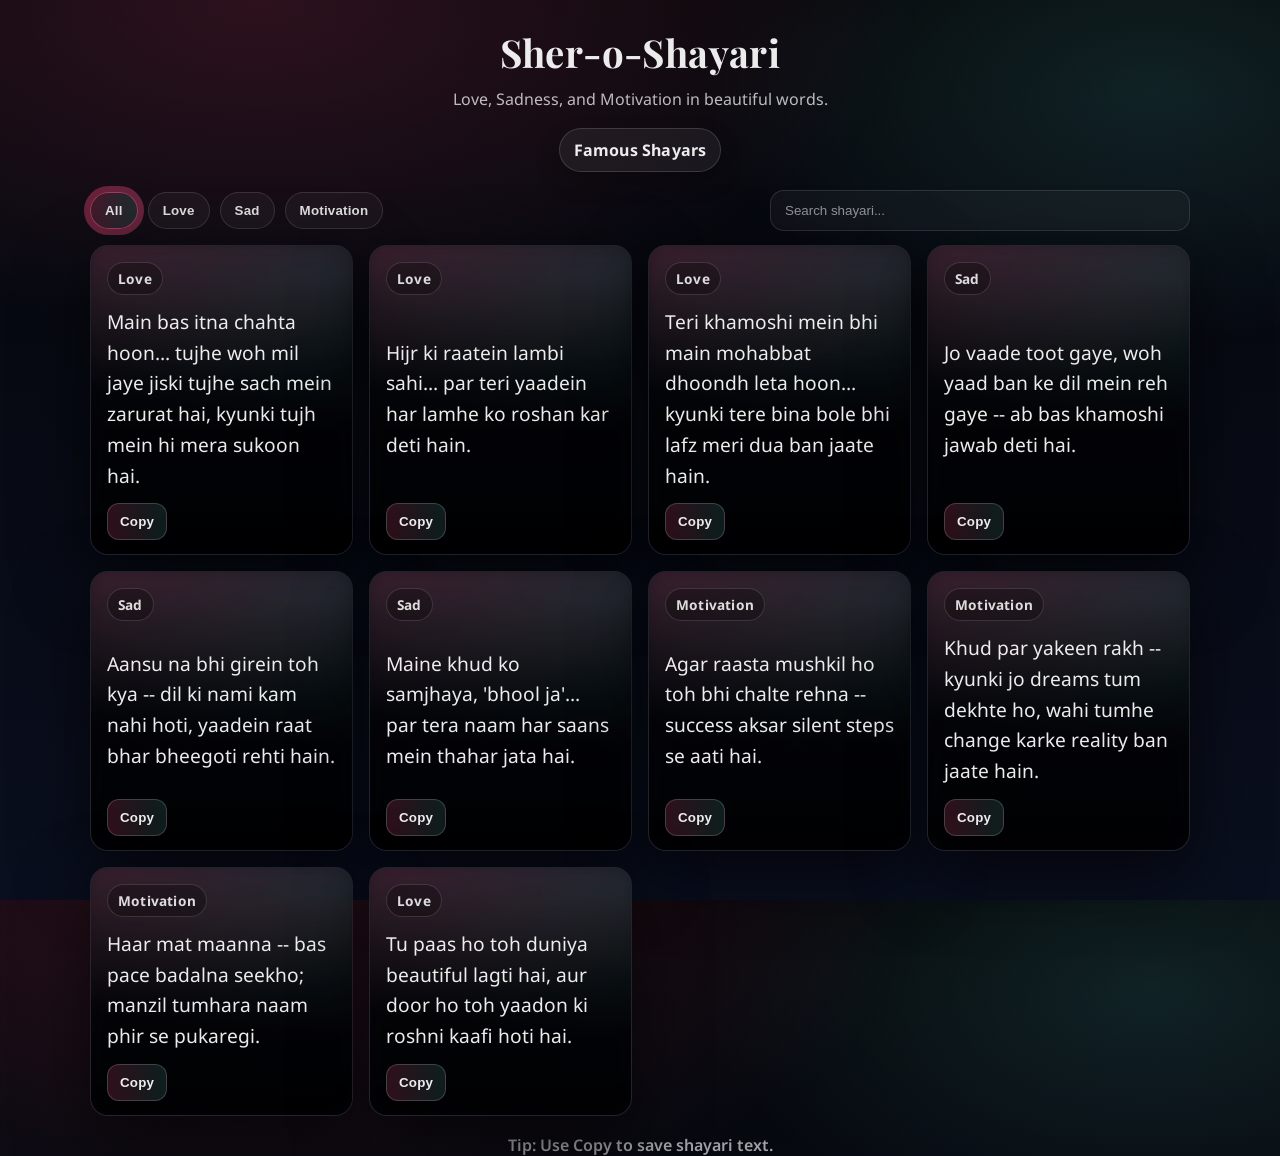
<file: index.html>
<!doctype html>
<html lang="en">
  <head>
    <meta charset="UTF-8" />
    <meta name="viewport" content="width=device-width, initial-scale=1.0" />
    <title>Sher-o-Shayari</title>

    <!-- Google Fonts -->
    <link rel="preconnect" href="https://fonts.googleapis.com" />
    <link rel="preconnect" href="https://fonts.gstatic.com" crossorigin />
    <link
      href="https://fonts.googleapis.com/css2?family=Noto+Nastaliq+Urdu:wght@400;600&family=Noto+Sans:wght@300;400;600&family=Playfair+Display:wght@600;700&display=swap"
      rel="stylesheet"
    />

    <link rel="stylesheet" href="./style.css" />
  </head>
  <body>
    <div class="app">
      <header class="top">
        <h1 class="title">Sher-o-Shayari</h1>
        <p class="subtitle">Love, Sadness, and Motivation in beautiful words.</p>
      </header>

      <nav class="top-nav" aria-label="Primary navigation">
        <a class="nav-link" href="./famous.html">Famous Shayars</a>
      </nav>

      <section class="controls" aria-label="Shayari controls">
        <div class="filters" role="group" aria-label="Category filter">
          <button class="filter-btn is-active" type="button" data-category="All">
            All
          </button>
          <button class="filter-btn" type="button" data-category="Love">Love</button>
          <button class="filter-btn" type="button" data-category="Sad">Sad</button>
          <button class="filter-btn" type="button" data-category="Motivation">
            Motivation
          </button>
        </div>

        <div class="search-wrap">
          <label class="search-label" for="searchInput">Search</label>
          <input
            id="searchInput"
            class="search"
            type="search"
            placeholder="Search shayari..."
            autocomplete="off"
          />
        </div>
      </section>

      <p id="emptyState" class="empty-state" hidden>No shayari found. Try another search.</p>

      <main id="shayariGrid" class="grid" aria-live="polite"></main>

      <footer class="footer">
        <span>Tip: Use Copy to save shayari text.</span>
      </footer>
    </div>

    <!-- Service worker registration (offline + faster repeat loads) -->
    <script>
      if ("serviceWorker" in navigator) {
        window.addEventListener("load", () => {
          navigator.serviceWorker
            .register("./sw.js")
            .catch(() => {});
        });
      }
    </script>

    <script src="./script.js"></script>
  </body>
</html>
</file>
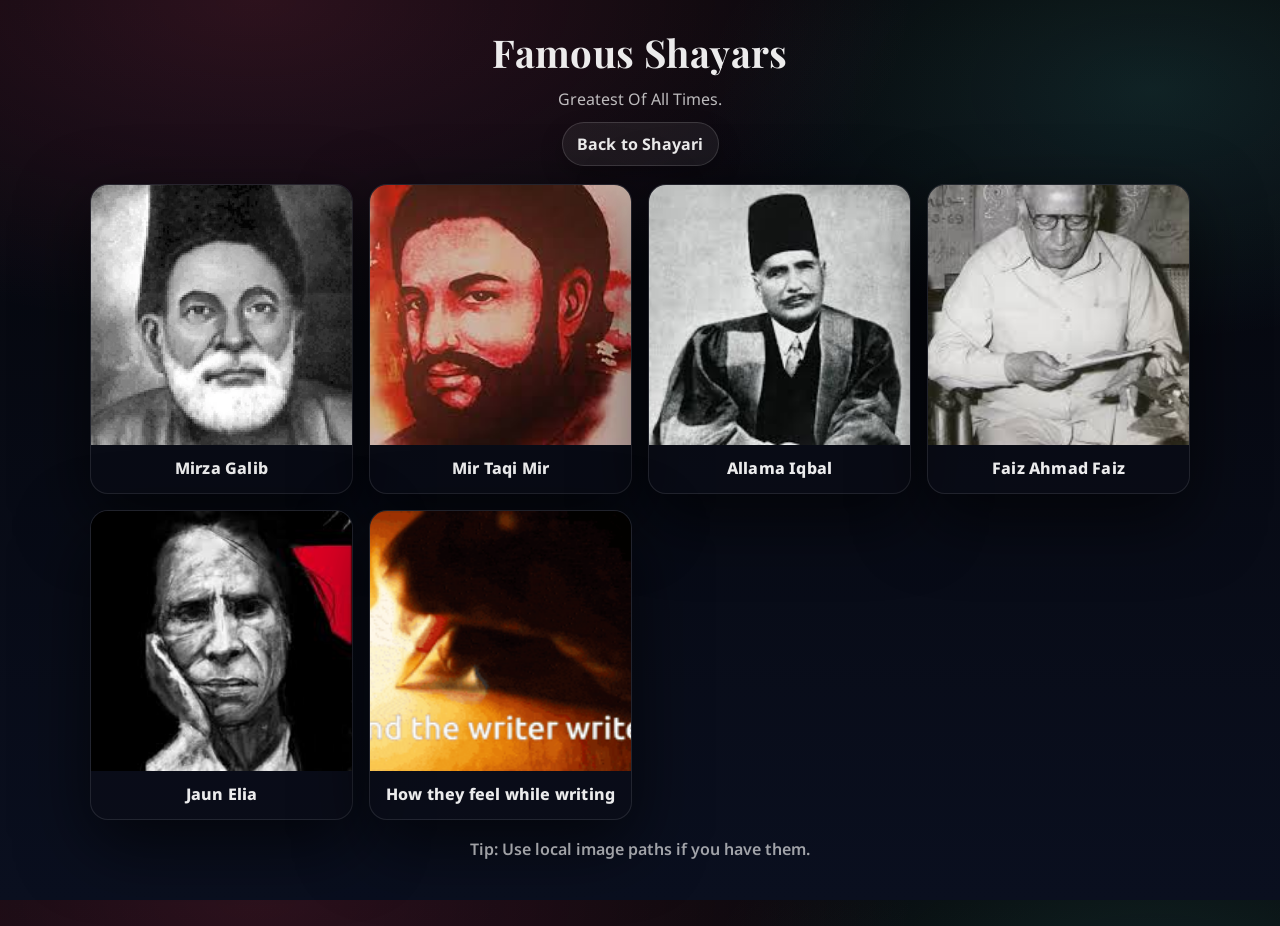
<file: famous.html>
<!doctype html>
<html lang="en">
  <head>
    <meta charset="UTF-8" />
    <meta name="viewport" content="width=device-width, initial-scale=1.0" />
    <title>Famous Shayars</title>

    <!-- Google Fonts -->
    <link rel="preconnect" href="https://fonts.googleapis.com" />
    <link rel="preconnect" href="https://fonts.gstatic.com" crossorigin />
    <link
      href="https://fonts.googleapis.com/css2?family=Noto+Nastaliq+Urdu:wght@400;600&family=Noto+Sans:wght@300;400;600&family=Playfair+Display:wght@600;700&display=swap"
      rel="stylesheet"
    />

    <link rel="stylesheet" href="./style.css" />
  </head>
  <body>
    <div class="app">
      <header class="top">
        <h1 class="title">Famous Shayars</h1>
        <p class="subtitle">
          Greatest Of All Times.
        </p>

        <nav class="top-nav" aria-label="Primary navigation">
          <a class="nav-link" href="./index.html">Back to Shayari</a>
        </nav>
      </header>

      <main class="people">
        <div class="gallery-grid" aria-label="Famous shayars grid">
          <figure class="person-card">
            <!-- Replace src with your image path or URL -->
            <img
              class="person-img"
              src="./Mirza-Galib.webp"
              alt="Mirza Galib"
            />
            <figcaption class="person-name">Mirza Galib</figcaption>
          </figure>

          <figure class="person-card">
            <img
              class="person-img"
              src="./Mir.jpg"
              alt="Mir Taqi Mir"
            />
            <figcaption class="person-name">Mir Taqi Mir</figcaption>
          </figure>

          <figure class="person-card">
            <img
              class="person-img"
              src="./mohammd iqbal.jpg"
              alt="Allama Iqbal"
            />
            <figcaption class="person-name">Allama Iqbal</figcaption>
          </figure>

          <figure class="person-card">
            <img
              class="person-img"
              src="./faiz ahmad.jpg"
              alt="Faiz Ahmad Faiz "
            />
            <figcaption class="person-name">Faiz Ahmad Faiz </figcaption>
          </figure>

          <figure class="person-card">
            <img
              class="person-img"
              src="./jaun.jpg"
              alt="Jaun Elia"
            />
            <figcaption class="person-name">Jaun Elia</figcaption>
          </figure>

          <figure class="person-card">
            <img
              class="person-img"
              src="./writer.gif"
              alt="Rahat Indori"
            />
            <figcaption class="person-name">How they feel while writing</figcaption>
          </figure>
        </div>
      </main>

      <footer class="footer">
        <span>Tip: Use local image paths if you have them.</span>
      </footer>
    </div>

    <!-- Service worker registration (offline + faster repeat loads) -->
    <script>
      if ("serviceWorker" in navigator) {
        window.addEventListener("load", () => {
          navigator.serviceWorker
            .register("./sw.js")
            .catch(() => {});
        });
      }
    </script>
  </body>
</html>
</file>
<file: style.css>
/* Dark theme, card layout, and simple animations */

* {
  box-sizing: border-box;
}

:root {
  --bg0: #05060a;
  --bg1: #0a0f1f;
  --card: rgba(15, 18, 31, 0.72);
  --text: rgba(255, 255, 255, 0.92);
  --muted: rgba(255, 255, 255, 0.72);
  --ring: rgba(255, 79, 129, 0.35);
  --accent: #ff4f81;
  --accent2: #5eead4;
  --shadow: 0 24px 70px rgba(0, 0, 0, 0.62);
}

html,
body {
  height: 100%;
}

body {
  margin: 0;
  font-family: "Noto Sans", system-ui, -apple-system, Segoe UI, Roboto, Arial, sans-serif;
  color: var(--text);
  background: radial-gradient(1200px 600px at 20% 0%, rgba(255, 79, 129, 0.16), transparent 55%),
    radial-gradient(900px 500px at 90% 10%, rgba(94, 234, 212, 0.12), transparent 50%),
    linear-gradient(180deg, var(--bg0), var(--bg1));
  overflow-x: hidden;
}

.app {
  width: min(1100px, 92vw);
  margin: 26px auto 34px;
}

.top {
  text-align: center;
  margin-bottom: 18px;
}

.title {
  font-family: "Playfair Display", serif;
  font-size: clamp(1.8rem, 3vw, 2.6rem);
  margin: 0;
  letter-spacing: 0.4px;
}

.subtitle {
  margin: 10px 0 0;
  color: var(--muted);
}

.controls {
  display: flex;
  align-items: center;
  justify-content: space-between;
  gap: 14px;
  flex-wrap: wrap;
  margin: 18px 0 14px;
}

.filters {
  display: flex;
  gap: 10px;
  flex-wrap: wrap;
}

.filter-btn {
  appearance: none;
  border: 1px solid rgba(255, 255, 255, 0.12);
  color: rgba(255, 255, 255, 0.86);
  background: rgba(255, 255, 255, 0.04);
  padding: 10px 14px;
  border-radius: 999px;
  cursor: pointer;
  font-weight: 600;
  letter-spacing: 0.2px;
  transition: transform 160ms ease, border-color 160ms ease, background 160ms ease;
}

.filter-btn:hover {
  transform: translateY(-2px);
  border-color: rgba(255, 255, 255, 0.22);
}

.filter-btn.is-active {
  border-color: rgba(255, 79, 129, 0.55);
  background: linear-gradient(90deg, rgba(255, 79, 129, 0.2), rgba(94, 234, 212, 0.14));
  box-shadow: 0 0 0 6px var(--ring);
}

.search-wrap {
  flex: 1;
  min-width: 260px;
  max-width: 420px;
  display: flex;
  gap: 10px;
  align-items: center;
}

.search-label {
  font-size: 0.9rem;
  color: rgba(255, 255, 255, 0.7);
  font-weight: 600;
  display: none; /* label shown via aria for accessibility */
}

.search {
  width: 100%;
  border-radius: 14px;
  border: 1px solid rgba(255, 255, 255, 0.12);
  background: rgba(255, 255, 255, 0.04);
  color: var(--text);
  padding: 12px 14px;
  outline: none;
  box-shadow: inset 0 0 0 1px rgba(0, 0, 0, 0.08);
}

.search::placeholder {
  color: rgba(255, 255, 255, 0.55);
}

.search:focus {
  border-color: rgba(255, 79, 129, 0.55);
  box-shadow: 0 0 0 6px var(--ring);
}

.grid {
  display: grid;
  grid-template-columns: repeat(auto-fit, minmax(260px, 1fr));
  gap: 16px;
}

.card {
  position: relative;
  border-radius: 18px;
  min-height: 220px;
  background-color: rgba(10, 12, 22, 0.6);
  background-image: none;
  border: 1px solid rgba(255, 255, 255, 0.10);
  box-shadow: var(--shadow);
  overflow: hidden;

  /* fade-in defaults */
  opacity: 0;
  transform: translateY(12px) scale(0.98);
  transition: opacity 450ms ease, transform 450ms ease, box-shadow 200ms ease;
}

.card::before {
  /* Slight overlay to keep text readable */
  content: "";
  position: absolute;
  inset: 0;
  background: linear-gradient(
    180deg,
    rgba(0, 0, 0, 0.15),
    rgba(0, 0, 0, 0.55)
  );
}

.card::after {
  /* A subtle color wash */
  content: "";
  position: absolute;
  inset: 0;
  background: radial-gradient(700px 260px at 10% 0%, rgba(255, 79, 129, 0.22), transparent 55%),
    radial-gradient(700px 260px at 90% 10%, rgba(94, 234, 212, 0.16), transparent 55%);
  mix-blend-mode: screen;
  opacity: 0.75;
}

.card.is-visible {
  opacity: 1;
  transform: translateY(0) scale(1);
}

.card:hover {
  transform: translateY(-6px) scale(1.015);
  box-shadow: 0 26px 70px rgba(0, 0, 0, 0.68);
}

.card-content {
  position: relative; /* keep above overlays */
  z-index: 1;
  padding: 16px 16px 14px;
  height: 100%;
  display: flex;
  flex-direction: column;
  justify-content: space-between;
  gap: 12px;
  background: linear-gradient(180deg, rgba(0, 0, 0, 0.12), rgba(0, 0, 0, 0.45));
  backdrop-filter: blur(6px);
}

.category-tag {
  align-self: flex-start;
  background: rgba(0, 0, 0, 0.28);
  border: 1px solid rgba(255, 255, 255, 0.14);
  padding: 6px 10px;
  border-radius: 999px;
  color: rgba(255, 255, 255, 0.85);
  font-size: 0.85rem;
  font-weight: 700;
  letter-spacing: 0.2px;
}

.shayari {
  margin: 0;
  font-family: "Noto Sans", system-ui, -apple-system, Segoe UI, Roboto, Arial, sans-serif;
  font-size: 1.2rem;
  line-height: 1.6;
  text-shadow: 0 10px 24px rgba(0, 0, 0, 0.35);
}

.actions {
  display: flex;
  gap: 10px;
  align-items: center;
  justify-content: flex-start;
  flex-wrap: wrap;
}

.btn {
  cursor: pointer;
  border-radius: 12px;
  padding: 10px 12px;
  border: 1px solid rgba(255, 255, 255, 0.14);
  background: rgba(255, 255, 255, 0.06);
  color: rgba(255, 255, 255, 0.92);
  font-weight: 700;
  letter-spacing: 0.2px;
  transition: transform 160ms ease, background 160ms ease, border-color 160ms ease;
  user-select: none;
  box-shadow: 0 10px 22px rgba(0, 0, 0, 0.25);
}

.btn:hover {
  transform: translateY(-2px);
  border-color: rgba(255, 255, 255, 0.24);
}

.btn.copy {
  background: linear-gradient(90deg, rgba(255, 79, 129, 0.18), rgba(94, 234, 212, 0.12));
  border-color: rgba(255, 255, 255, 0.18);
}

.btn.copy:hover {
  border-color: rgba(255, 79, 129, 0.55);
}

.empty-state {
  text-align: center;
  margin: 22px 0;
  color: rgba(255, 255, 255, 0.7);
  font-weight: 700;
}

.footer {
  text-align: center;
  margin-top: 18px;
  color: rgba(255, 255, 255, 0.62);
  font-weight: 600;
}

.top-nav {
  display: flex;
  justify-content: center;
  gap: 10px;
  margin: 12px 0 6px;
}

.nav-link {
  text-decoration: none;
  border-radius: 999px;
  padding: 10px 14px;
  border: 1px solid rgba(255, 255, 255, 0.14);
  background: rgba(255, 255, 255, 0.06);
  color: rgba(255, 255, 255, 0.92);
  font-weight: 700;
  letter-spacing: 0.2px;
  transition: transform 160ms ease, border-color 160ms ease, background 160ms ease;
  box-shadow: 0 10px 22px rgba(0, 0, 0, 0.25);
}

.nav-link:hover {
  transform: translateY(-2px);
  border-color: rgba(255, 255, 255, 0.24);
}

.people {
  margin-top: 8px;
}

.gallery-grid {
  display: grid;
  grid-template-columns: repeat(auto-fit, minmax(220px, 1fr));
  gap: 16px;
}

.person-card {
  margin: 0;
  border-radius: 18px;
  border: 1px solid rgba(255, 255, 255, 0.10);
  background: rgba(10, 12, 22, 0.6);
  box-shadow: var(--shadow);
  overflow: hidden;
  transition: transform 180ms ease, box-shadow 180ms ease;
}

.person-card:hover {
  transform: translateY(-6px) scale(1.015);
  box-shadow: 0 26px 70px rgba(0, 0, 0, 0.68);
}

.person-img {
  width: 100%;
  height: 260px;
  object-fit: cover;
  display: block;
  background: rgba(255, 255, 255, 0.03);
}

.person-name {
  padding: 12px 14px 14px;
  color: rgba(255, 255, 255, 0.92);
  font-weight: 800;
  letter-spacing: 0.2px;
  text-align: center;
}

/* Responsive tweaks */
@media (max-width: 520px) {
  .controls {
    justify-content: center;
  }

  .search-wrap {
    max-width: none;
    min-width: 0;
  }
}

@media (prefers-reduced-motion: reduce) {
  .card {
    transition: none;
  }
}
</file>
